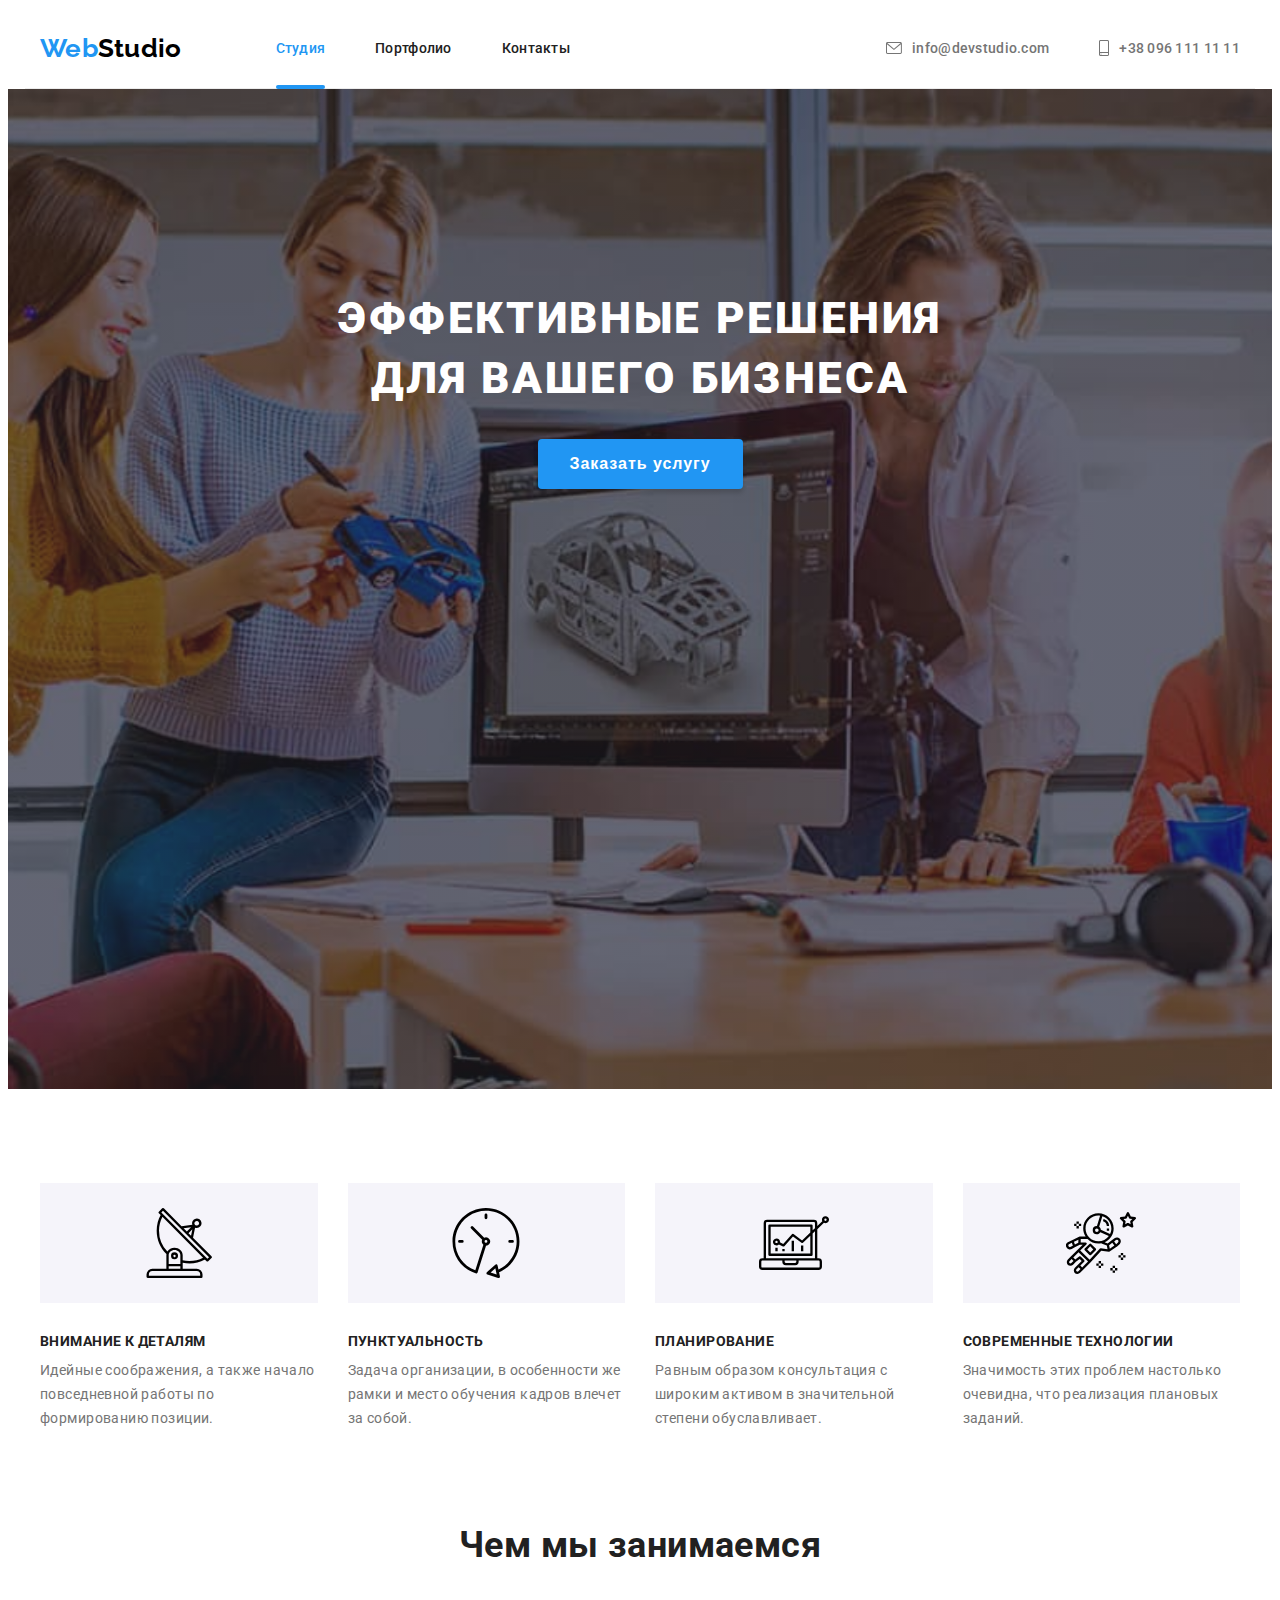
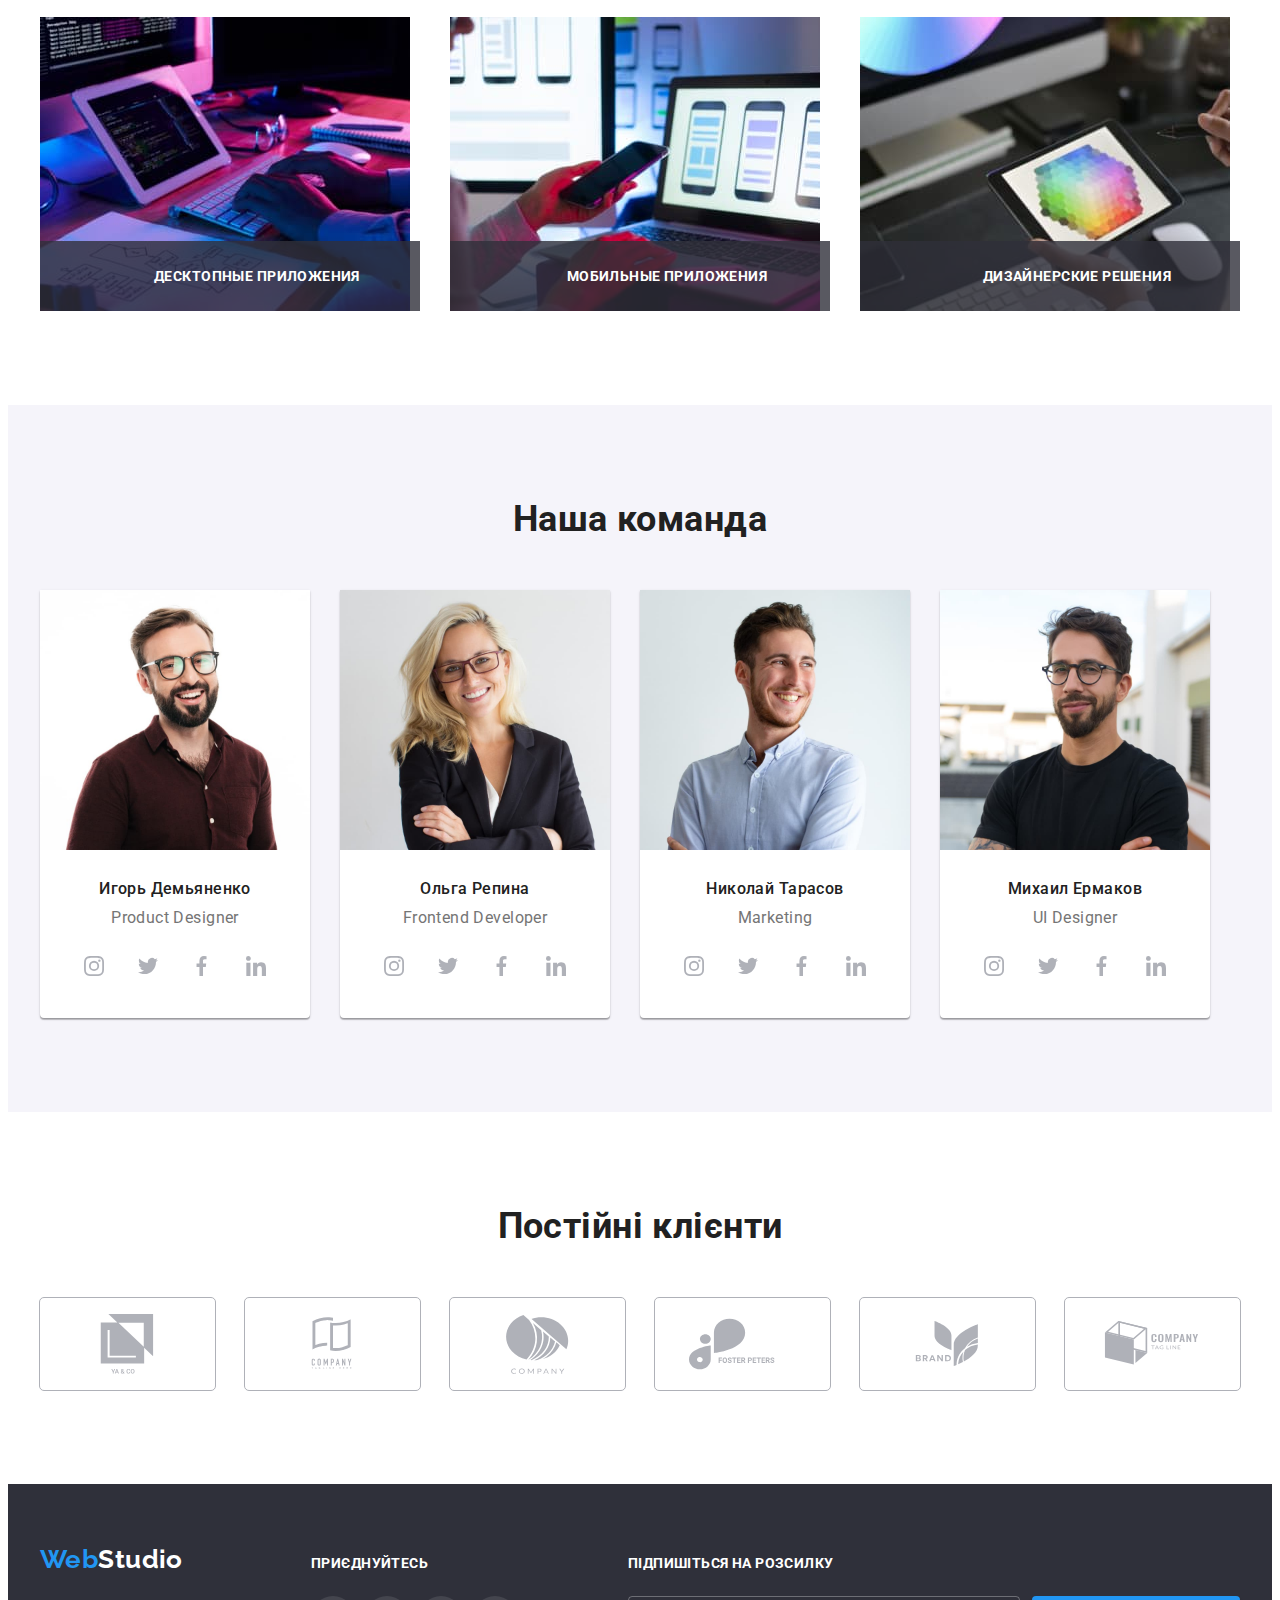
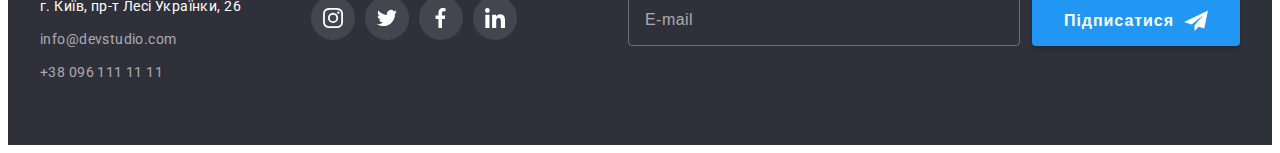
<file: index.html>
<!DOCTYPE html>

<html lang="ru">
 
<head>

<meta charset="utf-8"/>
<meta name="viewport" content="width=device-width, initial-scale=1.0"/>


<link rel="preconnect" href="https://fonts.googleapis.com">
<link rel="preconnect" href="https://fonts.gstatic.com" crossorigin>
<link href="https://fonts.googleapis.com/css2?family=Raleway:wght@700&family=Roboto:wght@400;500;700;900&family=Smooch&display=swap" rel="stylesheet">

<link rel="stylesheet" href="https://cdnjs.cloudflare.com/ajax/libs/modern-normalize/1.1.0/modern-normalize.min.css"
    integrity="sha512-wpPYUAdjBVSE4KJnH1VR1HeZfpl1ub8YT/NKx4PuQ5NmX2tKuGu6U/JRp5y+Y8XG2tV+wKQpNHVUX03MfMFn9Q=="
    crossorigin="anonymous" referrerpolicy="no-referrer" />

<link rel="stylesheet" href="./css/main.min.css"/>
<link rel="stylesheet" href="./css/styles.css"/>

<title>
    Главная 
</title>

</head>

    
<body>

<!-- BLOCK HEADER -->
    <header class="header">

        <div class="container header__container">
<!-- BLOCK NAV -->
            <nav class="nav">


<!-- BLOCK LOGO -->

                <a class="logo" href="./index.html" lang="en">
                Web<span class="logo__studio">Studio</span>
                </a>

<!-- ELEMENT NAV__LIST -->
                <ul class="nav__list">
                    <li>
                    <a class="nav__link nav__link--current" href="./index.html">Студия</a>
                    </li>

                    <li>
                    <a class="nav__link" href="./portfolio.html">Портфолио</a>
                    </li>

                    <li>
                    <a class="nav__link" href="">Контакты</a>
                    </li>
    
                </ul>
            </nav>

<!--ELEMENT NAV__LiST-->
            
                <ul class="nav__list">
                    
                    <li>
                       
                    
                    <a class="nav__link" href="mailto:info@devstudio.com">
                      
                        <svg class="nav__icon" width="16" height="12">
                            <use href="./images/icons.svg#icon-envelope-1">
                        
                            </use>
                        </svg>
                        info@devstudio.com
                    
                    </a>
                    
                    
                    </li>

                    <li>
                        
                        <a class="nav__link" href="tel:+380961111111">
                        <svg class="nav__icon" width="10" height="16">
                            <use href="./images/icons.svg#icon-smartphone-1">
                            </use>
                        </svg>
                        +38 096 111 11 11</a>
                       
                </li>
                </ul>
        </div>
    </header>

<!--Уникальный контент страницы -->
    <main>


<!--BLOCK HERO-->

        <section class="hero">


            <div class="container">
                    <h1 class="hero__title">
                        Эффективные решения для вашего бизнеса
                    </h1>

                <button class="button" type="button" data-modal-open>Заказать услугу</button>
                </div>
                </section> 

<!--advantages-->


        <section class="section advantages">
            <div class="container">

                <h2 class="visually-hidden"> Переваги </h2>

                <ul class="card-set">
                    <li class="advantages__item">
                        <div class="section__icon advantages__icon">
                            <svg width="70" height="70">
                             <use href="./images/icons.svg#icon-antenna-1">
                            </use>
                            </svg>
                        </div>
                        
                        
                        <h3 class="section__card-title advantages__title">
                            Внимание к деталям
                        </h3>
                        
                        Идейные соображения, а также начало повседневной работы по формированию позиции.
                        
                    </li>

                    <li class="advantages__item">
                        <div class="section__icon advantages__icon">
                        <svg width="70" height="70">
                            <use href="./images/icons.svg#icon-clock-1-1">
                            </use>
                        </svg>
                        </div>
                         <h3 class="section__card-title advantages__title">
                            Пунктуальность
                        </h3>
                   
                        Задача организации, в особенности же рамки и место обучения кадров влечет за собой.
                    
                    </li>

                    <li class="advantages__item">
                        <div class="section__icon advantages__icon">
                        <svg width="70" height="70">
                            <use href="./images/icons.svg#icon-diagram-1-1">
                        
                            </use>
                        </svg>
                        </div>
                        <h3 class="section__card-title advantages__title">
                            Планирование
                        </h3>
                
                        Равным образом консультация с широким активом в значительной степени обуславливает.
                        
                    </li>

                
                    <li class="advantages__item">
                        
                        <div class="section__icon advantages__icon">
                             <svg width="70" height="70">
                                 <use href="./images/icons.svg#icon-astronaut-1-1">

                                </use>
                            </svg>
                        </div>
                        <h3 class="section__card-title advantages__title">
                            Современные технологии
                        </h3>
                        
                          Значимость этих проблем настолько очевидна, что реализация плановых заданий.
                    
                    </li>
    
                </ul>
            </div>
            </section>

<!-- WHAT WE DO -->

        <section class="section what-we-do">
            <div class="container">
                <h2 class="section__title">
                    Чем мы занимаемся
                </h2>
                <ul class="card-set">
                    <li class="what-we-do__item">
                        
                        <img src="./images/image1-desktop-applications.jpg" alt="Десктопные приложения" width="370" />
                        <h3 class="section__card-title what-we-do__title">Десктопные приложения</h3>
                        
                    </li>
                    
                    <li class="what-we-do__item">

                        <img src="./images/image2-mobile-applications.jpg" alt="Мобильные приложения" width="370" />
                        <h3 class="section__card-title what-we-do__title">Мобильные приложения</h3>

                    </li>
                    
                    <li class="what-we-do__item">

                        <img src="./images/image3-design-solutions.jpg" alt="Дизайнерские решения" width="370" />                    
                        <h3 class=" section__card-title what-we-do__title">Дизайнерские решения</h3>
                    
                    </li>
                </ul>

            </div>
        </section>

                
            
<!-- Наша команда -->

<section class="section team"> 
<div class="container">    
            
                   <h2 class="section__title">
                    Наша команда
                    </h2>

               
               
    <ul class="card-set">


        <li class="section__item team__item">
                                
                            <img src="./images/image4-igordemyanenko.jpg" alt="Игорь Демьяненко" width="270" height="260">
                                
                            
        <div class="team__card-legend">
                                
                                <h3 class="team__name">Игорь Демьяненко</h3>
                                
                                <p class="team__role" lang="en">Product Designer</p>
        
                                <ul class="card-set social">
                                
                                    <li>
                                        <a class="section__icon social__icon" href="https://www.instagram.com/">
                                            <svg width="20" height="20">
                                                <use href="./images/icons.svg#icon-instagram-2">
                                                </use>
                                            </svg>
                                        </a>
                                    </li>
                                
                                    <li>
                                        <a class="section__icon social__icon" href="https://twitter.com/">
                                            <svg width="20" height="20">
                                                <use href="./images/icons.svg#icon-twitter-1-1">
                                                </use>
                                            </svg>
                                        </a>
                                    </li>
                                
                                    <li>
                                        <a class="section__icon social__icon" href="https://www.facebook.com/">
                                            <svg width="20" height="20">
                                                <use href="./images/icons.svg#icon-vector-facebook-1">
                                                </use>
                                            </svg>
                                        </a>
                                    </li>
                                    <li>
                                        <a class="section__icon social__icon" href="https://www.linkedin.com/">
                                            <svg width="20" height="20">
                                                <use href="./images/icons.svg#icon-linkedin-1-1">
                                                </use>
                                            </svg>
                                        </a>
                                    </li>
                                    </ul>
                                    </div>

                                
        </li>

        <li class="section__item team__item">
                                                        
                                <img src="./images/image5-olgarepina.jpg" alt="Ольга Репина" width="270" height="260">

                <div class="team__card-legend">
                                    <h3 class="team__name">Ольга Репина</h3>
                                <p class="team__role" lang="en">Frontend Developer</p>

                                <ul class="card-set social">
                                <li>
                                    <a class="section__icon social__icon" href="https://www.instagram.com/">
                                    <svg width="20" height="20">
                                        <use href="./images/icons.svg#icon-instagram-2">
                                        </use>
                                    </svg>
                                    </a>
                                 </li>
                                <li>
                                <a class="section__icon social__icon" href="https://twitter.com/">
                                    <svg width="20" height="20">
                                        <use href="./images/icons.svg#icon-twitter-1-1">
                                        </use>
                                    </svg>
                                     </a>
                                 </li>
                
                    <li>
                        <a class="section__icon social__icon" href="https://www.facebook.com/">
                            <svg width="20" height="20">
                                <use href="./images/icons.svg#icon-vector-facebook-1">
                                </use>
                            </svg>
                        </a>
                    </li>
                    <li>
                        <a class="section__icon social__icon" href="https://www.linkedin.com/">
                            <svg width="20" height="20">
                                <use href="./images/icons.svg#icon-linkedin-1-1">
                                </use>
                            </svg>
                        </a>
                    </li>
                </ul>

                </div>

                            
        </li>


        <li class="section__item team__item">
                                
                            <img src="./images/image6-nikolaytarasov.jpg" alt="Николай Тарасов" width="270" height="260">
            
            <div class="team__card-legend">
                            <h3 class="team__name">Николай Тарасов</h3>
                            <p class="team__role" lang="en">Marketing</p>  

    <ul class="card-set social">
        <li>
            <a class="section__icon social__icon" href="https://www.instagram.com/">
                <svg width="20" height="20">
                    <use href="./images/icons.svg#icon-instagram-2">
                    </use>
                </svg>
            </a>
        </li>
        <li>
            <a class="section__icon social__icon" href="https://twitter.com/">
                <svg width="20" height="20">
                    <use href="./images/icons.svg#icon-twitter-1-1">
                    </use>
                </svg>
            </a>
        </li>

        <li>
            <a class="section__icon social__icon" href="https://www.facebook.com/">
                <svg width="20" height="20">
                    <use href="./images/icons.svg#icon-vector-facebook-1">
                    </use>
                </svg>
            </a>
        </li>
        <li>
            <a class="section__icon social__icon" href="https://www.linkedin.com/">
                <svg width="20" height="20">
                    <use href="./images/icons.svg#icon-linkedin-1-1">
                    </use>
                </svg>
            </a>
        </li>
    </ul>
            </div>

        </li>


        <li class="section__item team__item">
                                    
                            <img src="./images/image7-mikhailyermakov.jpg" alt="Михаил Ермаков" width="270" height="260">
                    
        <div class="team__card-legend">
                                <h3 class="team__name">Михаил Ермаков</h3>
                                <p class="team__role" lang="en">UI Designer</p>

    <ul class="card-set social">
        <li>
            <a class="section__icon social__icon" href="https://www.instagram.com/">
                <svg width="20" height="20">
                    <use href="./images/icons.svg#icon-instagram-2">
                    </use>
                </svg>
            </a>
        </li>
        <li>
            <a class="section__icon social__icon" href="https://twitter.com/">
                <svg width="20" height="20">
                    <use href="./images/icons.svg#icon-twitter-1-1">
                    </use>
                </svg>
            </a>
        </li>

        <li>
            <a class="section__icon social__icon" href="https://www.facebook.com/">
                <svg width="20" height="20">
                    <use href="./images/icons.svg#icon-vector-facebook-1">
                    </use>
                </svg>
            </a>
        </li>
        <li>
            <a class="section__icon social__icon" href="https://www.linkedin.com/">
                <svg width="20" height="20">
                    <use href="./images/icons.svg#icon-linkedin-1-1">
                    </use>
                </svg>
            </a>
        </li>

                                </ul>
        </div>

        </li>

    
    </ul>
</div>  
</section>


       
<!-- OUR CLIENTS-->
<section class="section clients">

    <div class="container">

        <h2 class="section__title">
            Постійні клієнти
        </h2>



            <ul class="card-set">

                <li class="clients__item">

                        <a class="section__icon clients__icon" href="">
                            <svg width="106" height="60">
                                <use href="./images/icons.svg#icon-ya-co">
                                </use>
                            </svg>
                        </a>
                                     
                </li>
            
            <li class="clients__item">

<a class="section__icon clients__icon" href="">
    <svg width="106" height="60">
        <use href="./images/icons.svg#icon-company-2">
        </use>
    </svg>
</a>

            </li>

            <li class="clients__item">
    <a class="section__icon clients__icon" href="">
        <svg width="106" height="60">
            <use href="./images/icons.svg#icon-company-1">
            </use>
        </svg>
    </a>
                    
                </li>

            <li class="clients__item">
                <a class="section__icon clients__icon" href="">
                    <svg width="106" height="60">
                        <use href="./images/icons.svg#icon-foster-poster">
                        </use>
                    </svg>
                </a>
                
                
            </li>

            <li class="clients__item">
                
            <a class="section__icon clients__icon" href="">
                <svg width="106" height="60">
                    <use href="./images/icons.svg#icon-brand">
                    </use>
                </svg>
            </a>
            
            </li>

            <li class="clients__item">
            <a class="section__icon clients__icon" href="">
                <svg width="106" height="60">
                    <use href="./images/icons.svg#icon-tag-line">
                    </use>
                </svg>
             </a>
                
                
            </li>
        
        
        </ul>

    </div>

</section>


    </main>

<!--FOOTER-->

    <footer class="footer">
    
<div class="container footer__container">
    
    <!-- SECTION1 -->

        <div>

                <a class="logo footer__logo" href="" lang="en">
                 Web<span class="logo__studio-footer">Studio</span>
                </a>

            <address>

                <ul class="footer__address">
                    <li class="footer__item">
                        <a class="footer__location" href="https://goo.gl/maps/uR5vyPPweFNLkcyV9" target="_blank"
                        rel="noopener noreferrer">г. Київ, пр-т Лесі Українки, 26</a>
                    </li>
                    <li class="footer__item">
                        <a class="footer__email-phone" href="mailto:info@devstudio.com">info@devstudio.com</a>
                    </li>

                    <li class="footer__item">
                        <a class="footer__email-phone" href="tel:+380961111111">+38 096 111 11 11</a>
                    </li>
                </ul>

            </address>

        </div>


<!-- SECTION2 -->

         <div>
        <h3 class="footer__message">приєднуйтесь</h3>


<ul class="card-set social">
    <li>
        <a class="section__icon footer_icon" href="https://www.instagram.com/">
            <svg width="20" height="20">
                <use href="./images/icons.svg#icon-instagram-2">
                </use>
            </svg>
        </a>
    </li>
    <li>
        <a class="section__icon footer_icon" href="https://twitter.com/">
            <svg width="20" height="20">
                <use href="./images/icons.svg#icon-twitter-1-1">
                </use>
            </svg>
        </a>
    </li>

    <li>
        <a class="section__icon footer_icon" href="https://www.facebook.com/">
            <svg width="20" height="20">
                <use href="./images/icons.svg#icon-vector-facebook-1">
                </use>
            </svg>
        </a>
    </li>
    <li>
        <a class="section__icon footer_icon" href="https://www.linkedin.com/">
            <svg width="20" height="20">
                <use href="./images/icons.svg#icon-linkedin-1-1">
                </use>
            </svg>
        </a>
    </li>
</ul>



        </div>

    <!-- SECTION3 -->

<div class="footer__subscription">

    <strong class="footer__message">підпишіться на розсилку</strong>
    
    <form class="footer__form">

        <input class="footer__input" name="subscription" id="subscription" type="email" placeholder="E-mail">

        <button class="button" type="submit">
            <span class="button__text">Підписатися</span>
            <svg width="24" height="21">
                 <use href="./images/icons.svg#icon-send">
                </use>
            </svg>
        </button>
        
    </form>

</div>

</div>
    </footer>




<!--MODAL-->

    <div class="backdrop is-hidden" data-modal>

    <div class="modal">

        <button class="close-btn" data-modal-close>

            <svg width="11" height="11">
                <use href="./images/icons.svg#icon-modal-close">
                </use>
            </svg>
            
        </button>
        
        <strong class="modal__title">Залиште свої дані, ми вам передзвонимо</strong>
        <form name="modal-form" autocomplete="off" novalidate>
            
            <label class="modal__label" for="name">Ім'я</label>
            <div class="modal__item">
                <input class="modal__input" name="name" id="name" type="text">
                <svg class="modal__icon" width="18" height="18">
                    <use href="./images/icons.svg#icon-person-black">
                    </use>
                </svg>
            </div>
           

            <label class="modal__label" for="phone">Телефон</label>
            <div class="modal__item">                         
                <input class="modal__input" name="phone" id="phone" type="tel" >
                <svg class="modal__icon" width="18" height="18">
                    <use href="./images/icons.svg#icon-phone-black-18dp-1">
                    </use>
                </svg>
            </div>

            <label class="modal__label" for="email">Пошта</label>
            <div class="modal__item">
                                       
                <input class="modal__input" name="email" id="email" type="email">
                <svg class="modal__icon" width="18" height="18">
                    <use href="./images/icons.svg#icon-email-0108">
                    </use>
                </svg>              
            </div>


        <label for="modal__textarea" class="modal__label">Коментар</label>
        <div class="modal__item modal__item--comment-box">
            
            
            <textarea class="modal__textarea" name="modal__textarea" id="modal__textarea" placeholder="Введіть текст"></textarea>
        </div>



        <div class="modal__policy">
            
            
            <label class="modal__checkbox-label">

                <input class="modal__checkbox-input visually-hidden" type="checkbox">
                
                <span class="modal__checkbox">
                    
                </span>

                <span class="modal__policy-text">Погоджуюся з розсилкою та приймаю <a class="modal__policy-link" href="">Умови договору</a>
                </span>
                
            
            </label>
        </div>


            <button class="button" type="submit">
                <span>Відправити</span>
            </button>

        </form>


    </div>

    </div>

    <script src="./js/modal.js">

    </script>
 
</body>

</html>
</file>
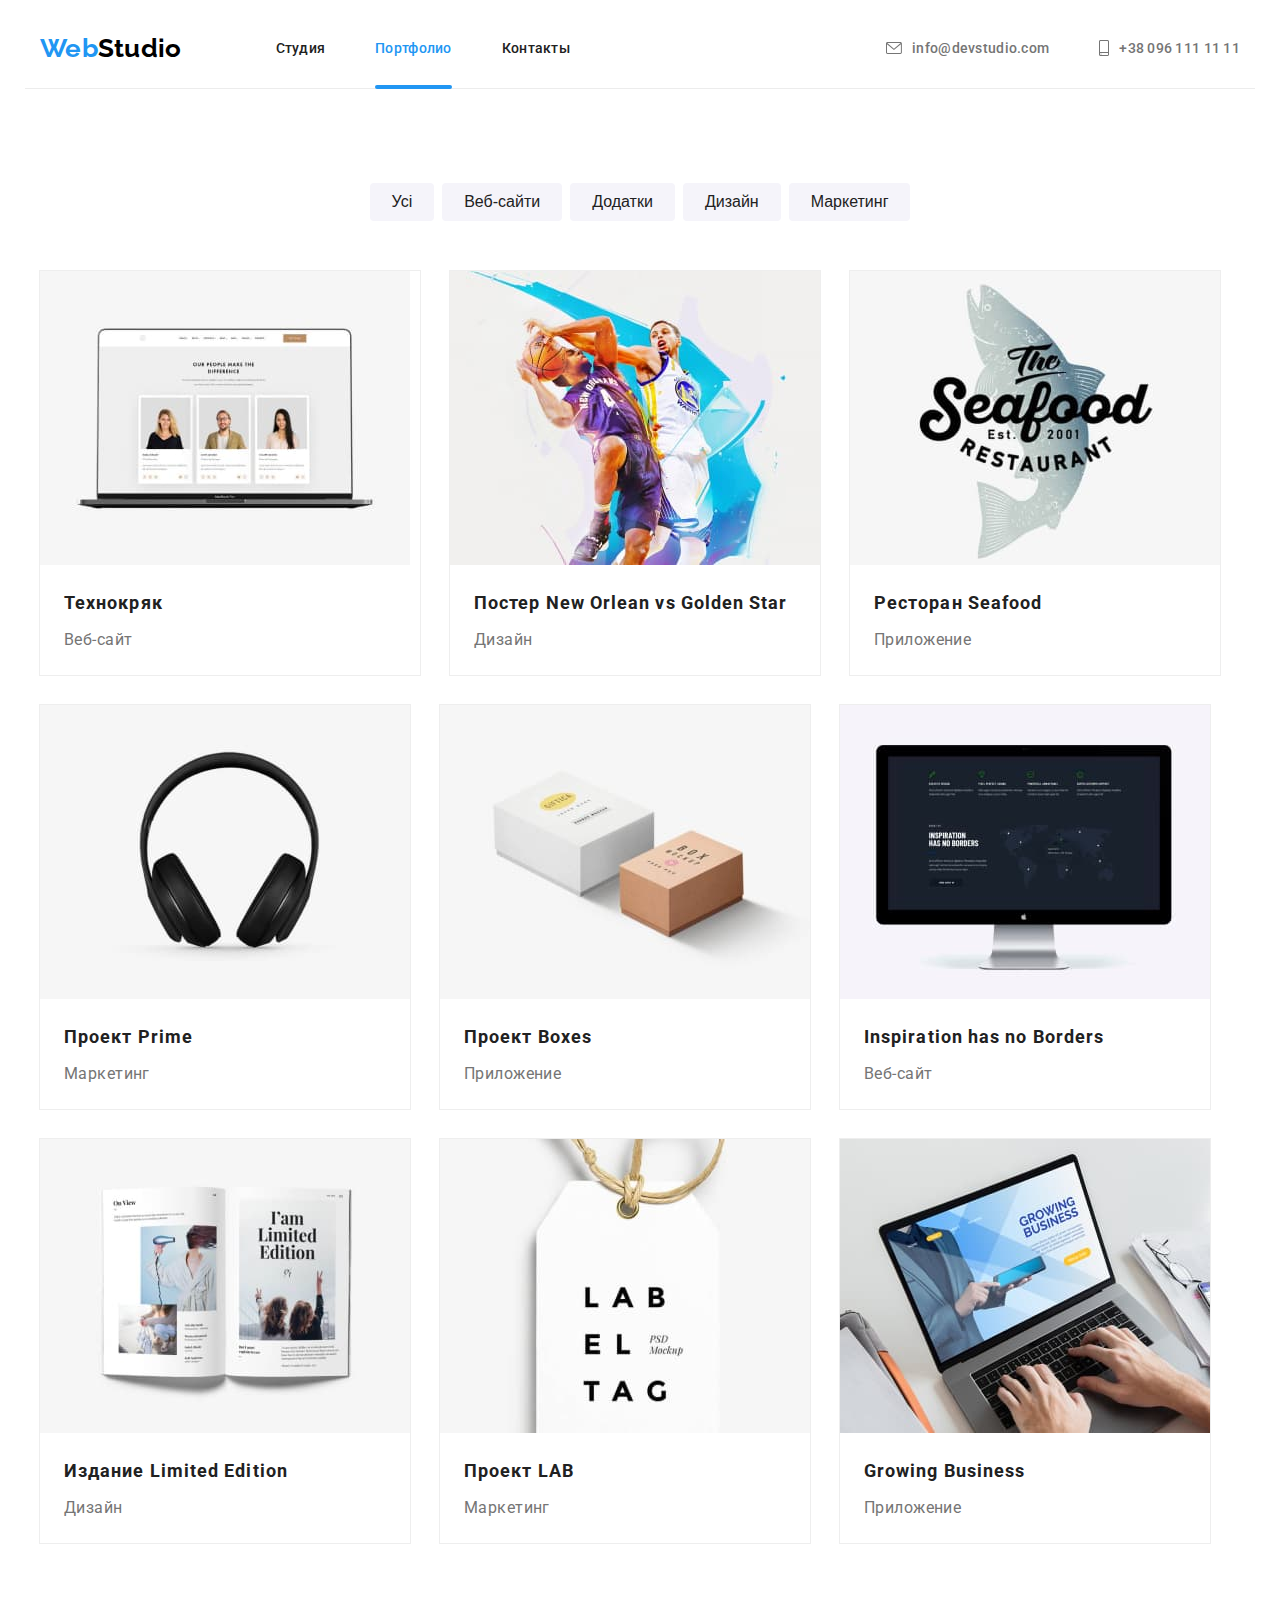
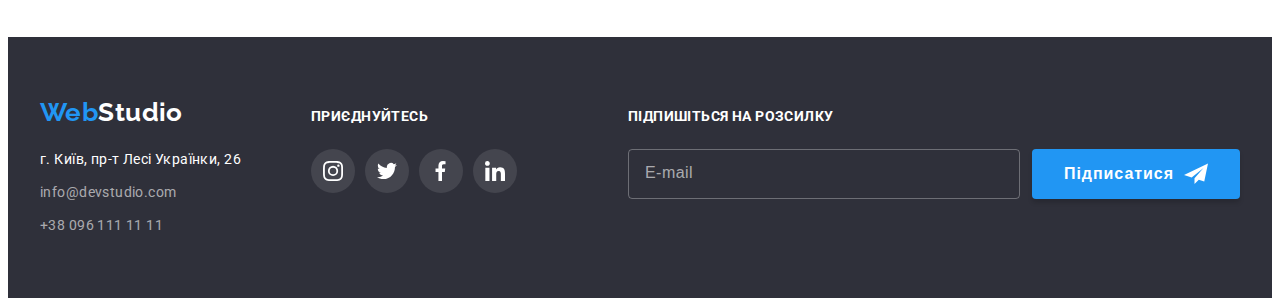
<file: portfolio.html>
<!DOCTYPE html>

<html lang="ru">
 
    <head>

<meta charset="utf-8"/>
<meta name="viewport" content="width=device-width, initial-scale=1.0"/>


<link rel="preconnect" href="https://fonts.googleapis.com">
<link rel="preconnect" href="https://fonts.gstatic.com" crossorigin>
<link href="https://fonts.googleapis.com/css2?family=Raleway:wght@700&family=Roboto:wght@400;500;700;900&family=Smooch&display=swap" rel="stylesheet">

<link rel="stylesheet" href="https://cdnjs.cloudflare.com/ajax/libs/modern-normalize/1.1.0/modern-normalize.min.css"
    integrity="sha512-wpPYUAdjBVSE4KJnH1VR1HeZfpl1ub8YT/NKx4PuQ5NmX2tKuGu6U/JRp5y+Y8XG2tV+wKQpNHVUX03MfMFn9Q=="
    crossorigin="anonymous" referrerpolicy="no-referrer" />

<link rel="stylesheet" href="./css/main.min.css" />
<link rel="stylesheet" href="./css/styles.css"/>

<title>
    Портфолио 
</title>

</head>

    <body>

<!-- Header -->
<header class="header">

    <div class="container header__container">
        <!-- BLOCK NAV -->
        <nav class="nav">


            <!-- BLOCK LOGO -->

            <a class="logo" href="./index.html" lang="en">
                Web<span class="logo__studio">Studio</span>
            </a>

            <!-- ELEMENT NAV__LIST -->
            <ul class="nav__list">
                <li>
                    <a class="nav__link" href="./index.html">Студия</a>
                </li>

                <li>
                    <a class="nav__link nav__link--current" href="./portfolio.html">Портфолио</a>
                </li>

                <li>
                    <a class="nav__link" href="">Контакты</a>
                </li>

            </ul>
        </nav>

        <!--ELEMENT NAV__LiST-->

        <ul class="nav__list">

            <li>


                <a class="nav__link" href="mailto:info@devstudio.com">

                    <svg class="nav__icon" width="16" height="12">
                        <use href="./images/icons.svg#icon-envelope-1">

                        </use>
                    </svg>
                    info@devstudio.com

                </a>


            </li>

            <li>

                <a class="nav__link" href="tel:+380961111111">
                    <svg class="nav__icon" width="10" height="16">
                        <use href="./images/icons.svg#icon-smartphone-1">
                        </use>
                    </svg>
                    +38 096 111 11 11</a>

            </li>
        </ul>
    </div>
</header>
        




        <main>
<!--Уникальный контент страницы -->
           
<section class="section">
    <div class="container">
    
    <h1 class="visually-hidden">
        Портфолио
    </h1>
    
<!-- Фильтр -->
    <ul class="card-set filter">
        <li>
            <button class="filter-button" type="button">
                Усі 
            </button>
        </li>

        <li>
            <button class="filter-button" type="button">
                Веб-сайти 
            </button>
        </li>

        <li>
            <button class="filter-button" type="button">
                Додатки   
            </button>
        </li>

        <li>
            <button class="filter-button" type="button">
                Дизайн  
            </button>
        </li>

        <li>
            <button class="filter-button" type="button">
                Маркетинг  
            </button>
        </li>
        
    </ul>


<!-- Cards -->
    <ul class="card-set portfolio">

        <li class="portfolio__item">

                       <a class="portfolio__link" href="">
                            <div class="portfolio__img">

                                <div class="portfolio__overlay">

                                    <p class="portfolio__overlay-text">
                                        Ресурс предлагает комплексные предложения с разным уровнем функционала и сервисов. Все это позволит
                                        посетителю получить исчерпывающие сведения о&nbsp;компании или частном лице.
                                    </p>
                                </div>
                    
                                    <img src="./images/image8-technokriak.jpg" alt="">
                            </div>

                                <div class="portfolio__card-legend">
                                    <h2 class="portfolio__card-title">
                                        Технокряк
                                    </h2>
                                         <p class="portfolio__card-subtitle">
                                            Веб-сайт
                                        </p>
                                </div>
           
                        </a>   

                        </li>

        <li class="section__card">

            <a class="portfolio__link" href="">

                <div class="portfolio__img">
                    <div class="portfolio__overlay">
                
                        <p class="portfolio__overlay-text">
                            Ресурс предлагает комплексные предложения с разным уровнем функционала и сервисов. Все это позволит
                            посетителю получить исчерпывающие сведения о&nbsp;компании или частном лице.
                        </p>
                    </div>

            <img src="./images/image9-neworleanvsgoldenstar.jpg" alt="">
            </div>

            <div class="portfolio__card-legend">

            <h2 class="portfolio__card-title">
                Постер New Orlean vs Golden Star
            </h2>
            <p class="portfolio__card-subtitle">
                Дизайн
            </p>
            </div>   
            </a>
        </li>
        
        <li class="section__card">
            <a class="portfolio__link" href="">

<div class="portfolio__img">

                <div class="portfolio__overlay">
                    <p class="portfolio__overlay-text">
                        Ресурс предлагает комплексные предложения с разным уровнем функционала и сервисов. Все это позволит
                        посетителю получить исчерпывающие сведения о&nbsp;компании или частном лице.
                     </p>
                </div>


            <img src="./images/image10-seafood.jpg" alt="">

</div>
            
            <div class="portfolio__card-legend">

            <h2 class="portfolio__card-title">
                Ресторан Seafood
            </h2>
            <p class="portfolio__card-subtitle">
                Приложение
            </p>
            </div>
        </a>
      
        </li>
        
        <li class="section__card">
            <a class="portfolio__link" href=""> 

<div class="portfolio__img">
                <div class="portfolio__overlay">

        <p class="portfolio__overlay-text">
            Ресурс предлагает комплексные предложения с разным уровнем функционала и сервисов. Все это позволит
            посетителю получить исчерпывающие сведения о&nbsp;компании или частном лице.
        </p>
                 </div>


            <img src="./images/image11-prime.jpg" alt="">
        </div>
            <div class="portfolio__card-legend">
            <h2 class="portfolio__card-title">
                Проект Prime
            </h2>
            <p class="portfolio__card-subtitle">
                Маркетинг
            </p>
            </div>
            </a>   
        </li>
        
        <li class="section__card">
            <a class="portfolio__link" href=""> 
                
                
<div class="portfolio__img">
    <div class="portfolio__overlay">

        <p class="portfolio__overlay-text">
            Ресурс предлагает комплексные предложения с разным уровнем функционала и сервисов. Все это позволит
            посетителю получить исчерпывающие сведения о&nbsp;компании или частном лице.
        </p>
    </div>

            <img src="./images/image12-boxes.jpg" alt="">
            </div>
            <div class="portfolio__card-legend">
            <h2 class="portfolio__card-title">
                Проект Boxes
            </h2>
            <p class="portfolio__card-subtitle">
                Приложение
            </p>
            </div>
            </a>   
        </li>
        
        <li class="portfolio-card">

            <a class="portfolio__link" href="">

                <div class="portfolio__img">
                    <div class="portfolio__overlay">
                
                        <p class="portfolio__overlay-text">
                            Ресурс предлагает комплексные предложения с разным уровнем функционала и сервисов. Все это позволит
                            посетителю получить исчерпывающие сведения о&nbsp;компании или частном лице.
                        </p>
                    </div>

            <img src="./images/image13-inspirationhasnoborders.jpg" alt="">
            </div>
            <div class="portfolio__card-legend">
            <h2 class="portfolio__card-title">
                Inspiration has no Borders
            </h2>
            <p class="portfolio__card-subtitle">
                Веб-сайт
            </p>
            </div>
           </a>   
        </li>
        
        <li class="section__card">
            <a class="portfolio__link" href="">

<div class="portfolio__img">
    <div class="portfolio__overlay">

        <p class="portfolio__overlay-text">
            Ресурс предлагает комплексные предложения с разным уровнем функционала и сервисов. Все это позволит
            посетителю получить исчерпывающие сведения о&nbsp;компании или частном лице.
        </p>
    </div>

            <img src="./images/image14-limitededition.jpg" alt="">
            </div>
            <div class="portfolio__card-legend">
            <h2 class="portfolio__card-title">
                Издание Limited Edition
            </h2>
            <p class="portfolio__card-subtitle">
                Дизайн
            </p>
            </div>
            </a>   
        </li>
        
        <li class="section__card">
            <a class="portfolio__link" href="">

<div class="portfolio__img">
    <div class="portfolio__overlay">

        <p class="portfolio__overlay-text">
            Ресурс предлагает комплексные предложения с разным уровнем функционала и сервисов. Все это позволит
            посетителю получить исчерпывающие сведения о&nbsp;компании или частном лице.
        </p>
    </div>

            <img src="./images/image15-lab.jpg" alt="">
            </div>
            <div class="portfolio__card-legend">
            <h2 class="portfolio__card-title">
                Проект LAB
            </h2>
            <p class="portfolio__card-subtitle">
                Маркетинг
            </p>
            </div>
            </a>   
        </li>
        
        <li class="section__card">
            <a class="portfolio__link" href="">

<div class="portfolio__img">
    <div class="portfolio__overlay">

        <p class="portfolio__overlay-text">
            Ресурс предлагает комплексные предложения с разным уровнем функционала и сервисов. Все это позволит
            посетителю получить исчерпывающие сведения о&nbsp;компании или частном лице.
        </p>
    </div>

            <img src="./images/image16-growingbusiness.jpg" alt="">
            </div>
            <div class="portfolio__card-legend"><h2 class="portfolio__card-title">
                Growing Business
            </h2>
            <p class="portfolio__card-subtitle">
                Приложение
            </p>
            </div>
            </a>   
        </li>
    </ul>
    </div>

</section>
            
        </main>

<!--FOOTER-->

<footer class="footer">

    <div class="container footer__container">

        <!-- SECTION1 -->

        <div>

            <a class="logo footer__logo" href="" lang="en">
                Web<span class="logo__studio-footer">Studio</span>
            </a>

            <address>

                <ul class="footer__address">
                    <li class="footer__item">
                        <a class="footer__location" href="https://goo.gl/maps/uR5vyPPweFNLkcyV9" target="_blank"
                            rel="noopener noreferrer">г. Київ, пр-т Лесі Українки, 26</a>
                    </li>
                    <li class="footer__item">
                        <a class="footer__email-phone" href="mailto:info@devstudio.com">info@devstudio.com</a>
                    </li>

                    <li class="footer__item">
                        <a class="footer__email-phone" href="tel:+380961111111">+38 096 111 11 11</a>
                    </li>
                </ul>

            </address>

        </div>


        <!-- SECTION2 -->

        <div>
            <h3 class="footer__message">приєднуйтесь</h3>


            <ul class="card-set social">
                <li>
                    <a class="section__icon footer_icon" href="https://www.instagram.com/">
                        <svg width="20" height="20">
                            <use href="./images/icons.svg#icon-instagram-2">
                            </use>
                        </svg>
                    </a>
                </li>
                <li>
                    <a class="section__icon footer_icon" href="https://twitter.com/">
                        <svg width="20" height="20">
                            <use href="./images/icons.svg#icon-twitter-1-1">
                            </use>
                        </svg>
                    </a>
                </li>

                <li>
                    <a class="section__icon footer_icon" href="https://www.facebook.com/">
                        <svg width="20" height="20">
                            <use href="./images/icons.svg#icon-vector-facebook-1">
                            </use>
                        </svg>
                    </a>
                </li>
                <li>
                    <a class="section__icon footer_icon" href="https://www.linkedin.com/">
                        <svg width="20" height="20">
                            <use href="./images/icons.svg#icon-linkedin-1-1">
                            </use>
                        </svg>
                    </a>
                </li>
            </ul>



        </div>

        <!-- SECTION3 -->

        <div class="footer__subscription">

            <strong class="footer__message">підпишіться на розсилку</strong>

            <form class="footer__form">

                <input class="footer__input" name="subscription" id="subscription" type="email" placeholder="E-mail">

                <button class="button" type="submit">
                    <span class="button__text">Підписатися</span>
                    <svg width="24" height="21">
                        <use href="./images/icons.svg#icon-send">
                        </use>
                    </svg>
                </button>

            </form>

        </div>

    </div>
</footer>



    </body>
</html>
</file>
<file: css/styles.css>
/* 
body {
        font-family: Roboto, sans-serif;
        font-style: normal;
        font-size: 14px;
        line-height: 1.71;
        letter-spacing: 0.03em;
        color: var(--secondary-text-color);
        background-color: var(--primary-background-color);
} */

/* h1,
h2,
h3,
p,
ul {
    margin: 0;
    padding: 0;

}

ul {
    list-style: none;
}

img {
    display: block;
    max-width: 100%;
    height: auto;
  
}

a {
    text-decoration: none;
    color: currentColor;
   
} */
/* 
.container {
width: 1200px;
margin-right: auto;
margin-left: auto;
padding-right: 15px;
padding-left:15px;
}  */

/* .visually-hidden {
    position: absolute;
    width: 1px;
    height: 1px;
    margin: -1px;
    border: 0;
    padding: 0;
    white-space: nowrap;
    clip-path: inset(100%);
    clip: rect(0 0 0 0);
    overflow: hidden;
} */


/* BLOCK HEADER */

/* 
.header {
background-color: var(--header-background-color);
font-weight: 500;
line-height: 1.14;
letter-spacing: 0.02em;
}


.header__container {
display: flex;
align-items:center;
border-bottom: 1px solid var(--header-border);
font-weight: 500;
letter-spacing: 0.02em;
line-height: calc(16/14);
} */

/* BLOCK NAV */

/* .nav {
    display: flex;
    gap: 94px;
    align-items: center;
    color: var(--primary-text-color);
} */

/* BLOCK LOGO */

/* 
.logo {
    display: inline-block;
    font-family: 'Raleway';
    font-weight: 700;
    font-size: 26px;
    line-height: 1.19;
    text-decoration: none;
    color: var(--primary-accent-color);

}

.logo__studio {
    color: #000000;
} */

/* ELEMENT NAV__LIST */
/* 
.nav__list {
    display: flex;
    gap: 50px;
    align-items: center;
    margin-left: auto;
}

.nav__link {
    position: relative;
    display: flex;
    align-items:center;
    padding-top:32px;
    padding-bottom: 32px;
    transition-property: color;
    transition-duration: var(--duration);
    transition-timing-function: var(--timing-fun);
}
  
.nav__link:hover,
.nav__link:focus, .nav__link--current {
    color: var(--primary-accent-color);
}


.nav__link--current::after {
    display: block;
    position: absolute;
        bottom: -1px;
    content: "";
    width: 100%;
    height: 4px;
    border-radius: 2px;
    background-color: var(--primary-accent-color);
}


.nav__icon {
    
    fill: currentColor;
    margin-right: 10px;
}
 */

/* BLOCK HERO */
/* 
.hero {
    padding-top: 200px;
    padding-bottom: 200px;
    max-width: 1600px;
    height: 600px;
    margin-left: auto;
    margin-right: auto;

    background-image: linear-gradient(to right,
                rgba(47,48,58,0.4),
                rgba(47,48,58,0.4)),
            url(../images/image17-index-overlay.jpg);
        background-repeat: no-repeat;
        background-size: cover;
        background-position: center;
          
    background-color: var(--footer-background-color);
}

.hero__title{
    max-width: 696px;
    margin-left:auto;
    margin-right:auto;
    margin-bottom: 30px;
font-weight: 900;
font-size: 44px;
line-height: 1.36;
letter-spacing: 0.06em;
text-align: center;
text-transform: uppercase;
color: var(--primary-background-color);

} */
/* 
.button {
    display: flex;
    min-width: 200px;
    padding: 10px 32px;
    margin-right: auto;
    margin-left: auto;  
    cursor: pointer;
    border-radius: 4px;
    border: none;
    justify-content: center;
    align-items: center;;
    
font-weight: 700;
font-size: 16px;
line-height: 1.87;
text-align: center;
letter-spacing: 0.06em;

box-shadow: 
0px 4px 4px rgba(0, 0, 0, 0.15);


color: var(--primary-background-color);
background-color: var(--primary-accent-color);
transition: background-color 250ms var(--timing-fun);
}

.button:hover,
.button:focus {
    background-color: var(--active-button);
} */

/* ADVANTAGES */

/* 
.section {
    padding-top: 94px;
    padding-bottom: 94px;
}

.card-set {
    display: flex;
    flex-wrap: wrap;
    gap: 30px;
    
}

.section__item-advantage {
flex-basis: calc((100% - 90px)/4);
         } 

                
.section__title {
    margin-bottom: 50px;
    text-align: center;
    font-weight: 700;
    font-size: 36px;
    line-height: 1.16;
    color: var(--primary-text-color);
    

}

.section__icon {
    display: flex;
    justify-content: center;
    align-items: center;
    
}

.section__icon--advantage {
    
    margin-bottom: 30px;
    padding-top: 25px;
    padding-bottom: 25px;
    background-color: var(--portfolio-button-background-color);
}

.section__card-title {
    font-size: 14px;
    line-height:calc(16/14);
    text-transform: uppercase;     
}

.section__card-title--advantages {
    
        margin-bottom: 10px;
        color: var(--primary-text-color);
    } */


/* WHAT WE DO */

/* 
.section--what-we-do {
    padding-top: 0;
    } */
/* 
.section__item-what-we-do {
    position: relative; */
    /* flex-basis: calc((100% - 60px) / 3); */
        /* }

 .section__item-what-we-do::after {
display: inline-block;
position: absolute;
 z-index: 1;
content: "";
width: 100%;
height: 23.8%;
 bottom: 0;
left: 0;
background-color: rgba(47, 48, 58, 0.8);
} */

/* 

.section__card-title {
    font-size: 14px;
    line-height: calc(16/14);
    text-transform: uppercase;
}

.section__card-title--what-we-do {
    
    width: 100%;
    position: absolute;
    bottom:0;
    left:0;
    z-index: 2;
    padding: 27px;
    text-align: center;
    color: var(--primary-background-color);
} */



/* OUR TEAM */
/* 
.team {
    background-color: var(--portfolio-button-background-color);
}
 */
/* 
.section__item--team {
    
    
    border-bottom-right-radius: 4px;
    border-bottom-left-radius: 4px;

    background-color: var(--primary-background-color);
    box-shadow:
        0 2px 1px 0 rgba(0, 0, 0, 0.2),
        0 1px 1px 0 rgba(0, 0, 0, 0.14),
        0 1px 3px 0 rgba(0, 0, 0, 0.12);

} */

/* 
 .section__card-legend-team {
     padding: 30px;
     line-height: 1.18;
     text-align: center;
 }



 .section__team-name {
     margin-bottom: 10px;
     font-size: 16px;
     font-weight: 500;
     color: var(--primary-text-color);

 }


 .section__team-role {
    font-size: 16px;
     margin-bottom: 16px;
 } */
/*  
.section__card-set--social {
     gap:10px;
    flex-basis: calc((100% - 30px) / 4);
    justify-content: center;
    align-items: center;
} */

/* 
.section__icon--social {
    width: 44px;
    height: 44px;
    color: var(--social-icon-color);
    border-radius: 50%;
    fill: currentColor;
    
    transition-property: color, background-color;
    transition-duration: var(--duration);
    transition-timing-function: var(--timing-fun);
    
    }

          .section__icon--social:hover,
          .section__icon--social:focus {
              color: var(--primary-background-color);
              background-color: var(--primary-accent-color);
    
          } */


/* OUR CLIENTS */
/* 
  .section__item-clients {
      flex-basis: calc((100% - 150px) / 6);
  }

.section__icon--clients {
    fill: currentColor;
    outline: 1px solid currentColor;
    border-radius: 4px;
    padding: 16px;
    color: var(--social-icon-color);
    transition-property: color, fill;
    transition-duration: var(--duration);
    transition-timing-function: var(--timing-fun);
}


.section__icon--clients:hover, 
.section__icon--clients:focus {
        color: var(--primary-accent-color);
}  */

/* FOOTER */
/* 
.footer {
    padding-top: 60px;
    padding-bottom:60px;
    background-color: var(--footer-background-color);
}

.footer__container {
display: flex;
flex-wrap: wrap;
gap: 70px;
align-items: baseline;
} 

.footer__logo {
    padding-bottom: 20px;
} */


/* 
.logo__studio-footer {
    color: var(--primary-background-color);
} */

/* 
.footer__message{
    display: block;
    margin-bottom: 20px;
    font-size: 14px;
    font-weight: 700;
    text-transform: uppercase;
        color: var(--primary-background-color);
} */
/* 
.section__icon--footer {
    width: 44px;
    height: 44px;
    color: var(--social-icon-color);
    border-radius: 50%;
    fill: currentColor;

    transition-property: color, background-color;
    transition-duration: var(--duration);
    transition-timing-function: var(--timing-fun);

   background-color:rgba(255, 255, 255, 0.1);
    color: var(--primary-background-color);
}

.section__icon--footer:hover,
.section__icon--footer:focus {
        background-color: var(--primary-accent-color);
    } */
/* 
.footer__address {   
    font-style:normal;
}


.footer__item:not(:last-child) {
    margin-bottom: 9px;
}


.footer__location{ 
color: var(--primary-background-color);

}

.footer__location:hover,
.footer__location:focus {
    color: var(--primary-accent-color)
} */
/* 
.footer__email-phone {
    color: var(--secondary-accent-color);
}

.footer__email-phone:hover,
.footer__email-phone:focus {
    color: var(--primary-accent-color);
}

.footer__subscription {
    margin-left:auto;
}


.footer__form {
    display: flex;
    gap: 12px;
    
}

.footer__input {
    width: 358px;
    padding: 16px;
    
    border: 1px solid rgba(255, 255, 255, 0.3);
        border-radius: 4px;
    background: transparent;
    color: var(--primary-background-color);
}

.footer__input::placeholder {
   
    font-size: 16px;
    line-height: calc(20/16);      
    letter-spacing: 0.03em;

    color: rgba(255, 255, 255, 0.6);
   
} */
/* 
.button__text {
    margin-right: 10px;
} */

/* PORTFOLIO */


/* PORTFOLIO-FILTER */
/* 
.section_card-set--filter {
    gap: 8px;
    justify-content: center;
    margin-bottom: 50px;
       }
       */
/* 
.portfolio-button {

    padding: 4px 20px;
    border-radius: 4px;
    border: 2px solid transparent;

    font-weight: 500;
    font-size: 16px;
    line-height: 1.62;
    
    color: var(--primary-text-color);
    background-color: var(--portfolio-button-background-color);

    transition-property: color, box-shadow, background-color;
    transition-duration: var(--duration);
    transition-timing-function: var(--timing-fun);
}

.portfolio-button:hover,
.portfolio-button:focus {
    color: var(--primary-background-color);
    background-color: var(--primary-accent-color);
    box-shadow:
        0 2px 2px 0 rgba(0, 0, 0, 0.12),
        0 1px 2px 0 rgba(0, 0, 0, 0.08),
        0 3px 1px 0 rgba(0, 0, 0, 0.1);
} */

/* CARD */

/* 
.section__card {
flex-basis: calc((100% - 60px) / 3);

    }


.section__link-portfolio {
    position: relative;
    display: flex;
    flex-direction: column;

    outline: 1px solid var(--outline);
        transition-property: box-shadow;
        transition-duration: var(--duration);
        transition-timing-function: var(--timing-fun);
}

.section__link-portfolio:hover,
.section__link-portfolio:focus {
    box-shadow:
        1px 4px 6px 0 rgba(0, 0, 0, 0.16),
        0 4px 4px 0 rgba(0, 0, 0, 0.06),
        0 1px 1px 0 rgba(0, 0, 0, 0.12);
}


.portfolio__img {
    position: relative;
    overflow: hidden;
 }

 .section__overlay-portfolio {
    position: absolute;
    bottom: 0;
    left: 0;

    display: flex;
    width: 100%;
    height: 100%;
    align-items: center;
    justify-content: center;
    
         
    font-weight: 400;
    font-size: 18px;
    line-height: 1.56;
    
    color: var(--primary-background-color);
    background-color: var(--overlay-background);
    opacity: 0;
    transform:translateY(100%);
    transition-property: opacity, transform;
    transition-duration: 250ms;
    transition-timing-function: var(--timing-fun);
    
 }

.section__link-portfolio:hover .portfolio__overlay,
.section__link-portfolio:focus .section__overlay-portfolio {
    opacity: 1;
    transform: translateY(0);

}

 .section__overlay-text {
   
    align-items: centre;
    max-width:322px;
      
 } 


 .section__card-legend-portfolio {
     padding: 20px 24px;
    
 }

 .section__card-title-portfolio {
     font-weight: 700;
     margin-bottom: 4px;
     font-size: 18px;
     line-height: 2;
     text-align: left;
     letter-spacing: 0.06em;
     
     color: var(--primary-text-color);
      }

 .section__card-subtitle-portfolio {
    font-size: 16px;
    font-weight:400px;
    line-height: calc(30/16);
 } */

 /* MODAL */
/* 
 .backdrop {
    position: fixed;
        top: 0;
        left: 0;
        width: 100%;
        height: 100%;
display: flex;
align-items: center;
justify-content: center;
z-index: 2;
 background-color: var(--backdrop-background);
 opacity:1;
transition: opacity 250ms linear, visibility 250ms linear;

}

 .backdrop.is-hidden {
visibility: hidden;
opacity: 0;
pointer-events:none; 

 } */
/* 
 .modal {
    
    position: relative;   
    width: 528px;
    height: 581px;
    padding: 40px;
    border-radius: 4px;

    
    box-shadow: 0px 1px 3px rgba(0, 0, 0, 0.12), 0px 1px 1px rgba(0, 0, 0, 0.14), 0px 2px 1px rgba(0, 0, 0, 0.2);
    background-color: var(--primary-background-color);
    opacity: 1.0;
    transform: scale(1);
    transition: opacity 250ms linear, transform 1000ms linear;
    visibility: visible;
 }

 .backdrop.is-hidden .modal {
    transform: translate(-50%, -50%) scale(1.5);
     } */

 /* .close-btn {
    position: absolute;
    top: 8px;
    right: 8px;
    width: 30px;
    height: 30px;
    cursor: pointer;
    display: flex;
    justify-content: center;
    align-items: center;
    
    border: 1px solid rgba(0, 0, 0, 0.1);
    border-radius: 50%;
    
    background-color: transparent;
    fill: black;

    transition: fill 250ms var(--timing-fun);
    
     }

.close-btn:hover,
.close-btn:focus {
    fill: var(--primary-accent-color);
} */
/*  
.modal__title {
        display: block;
        font-size: 20px;
        line-height: calc(23/20);
        text-align: center;
        letter-spacing: 0.03em;
        color: var(--primary-text-color);
        margin-bottom: 12px;

}


.modal__label {
    font-size: 12px;
    line-height: calc(14/12);
    display: block;
    margin-bottom: 4px;

}


.modal__item {
    position: relative;
    display: flex;
    flex-direction: column;
    width: 100%;
    margin-bottom: 10px;

}


.modal__input {
    border: 1px solid rgba(33, 33, 33, 0.2);
    border-radius: 4px;
    padding: 12px 42px;
    font-size: 16px;
    height: 40px;
    transition-property: border;
        transition-duration: var(--duration);
        transition-timing-function: var(--timing-fun);
    
}


.modal__input:hover,
.modal__input:focus {
border: 1px solid var(--primary-accent-color);
}


.modal__icon {
    position: absolute;
    top: 50%;
    transform: translateY(-50%);
    left: 12px;
    transition-property: fill;
        transition-duration: var(--duration);
        transition-timing-function: var(--timing-fun);
    
    }

    .modal__input:hover + .modal__icon,
    .modal__input:focus + .modal__icon {
        fill: var(--primary-accent-color);
            }

     
    .modal__item--comment-box {
        margin-bottom: 20px;
    }


.modal__textarea {
    height: 120px;
    resize: none;
    padding: 12px 16px;
    border: 1px solid rgba(33, 33, 33, 0.2);
    border-radius: 4px;
    transition-property: border;
    transition-duration: var(--duration);
    transition-timing-function: var(--timing-fun);
}


.modal__textarea:hover,
.modal__textarea:focus {
    border: 1px solid var(--primary-accent-color);
}

.modal__textarea::placeholder{
font-size: 12px;
    line-height: calc(14/12);
    letter-spacing: 0.01em;
    color: var(--placeholder);
}


.modal__policy {
    
    margin-bottom: 30px;
   
    font-size: 14px;
    line-height: calc(24/14);
    letter-spacing: 0.03em;
    
}

.modal__policy-link {
    text-underline-position: under;
        color: var(--primary-accent-color);
    }


    
    .modal__checkbox-label {
        display: flex;
        gap: 8px;
        justify-content: center;
        align-items: center;
        
    }

.modal__checkbox {
            
            width: 16px;
            height: 15px;
            background-color: transparent;
                       border: 2px solid 
                var(--footer-background-color);
            border-radius: 4px;
            transition-property: 
            background-color, border;
                transition-duration: 250ms;
                transition-timing-function: var(--timing-fun);
        }  */

 /* ACTIVE */

 /* .modal__checkbox-input:hover+.modal__checkbox,
 .modal__checkbox-input:focus+.modal__checkbox {
    
     border: 2px solid var(--primary-accent-color);
 } */

/* CHECKED */
    /* .modal__checkbox-input:checked + .modal__checkbox {
        background-color: var(--primary-accent-color);
        background-image: url(../images/40-checkbox-checked.svg);
        background-size: contain;
        background-position: center;
        background-repeat: no-repeat;
        border: 2px solid var(--primary-accent-color);
        } */
</file>
<file: css/main.min.css>
body{font-family:Roboto,sans-serif;font-style:normal;font-size:14px;line-height:1.71;letter-spacing:.03em;color:var(--secondary-text-color);background-color:var(--primary-background-color)}:root{--primary-text-color: #212121;--secondary-text-color: #757575;--primary-accent-color: #2196F3;--secondary-accent-color: rgba(255, 255, 255, 0.6);--tertiary-accent-color: #D9D9D9;--primary-background-color: #FFFFFF;--header-background-color: #FFFFFF;--footer-background-color: #2F303A;--filter-button-background-color: #F5F4FA;--outline: #EEEEEE;--social-icon-color: #AFB1B8;--duration: 250ms;--timing-fun: cubic-bezier(0.4, 0, 0.2, 1);--active-button: #188CE8;--header-border: #ECECEC;--backdrop-background: rgba(0, 0, 0, 0.8);--placeholder: rgba(117, 117, 117, 0.5);--overlay-background: rgba(33, 150, 243, 0.9)}h1,h2,h3,p,ul{margin:0;padding:0}ul{list-style:none}img{display:block;max-width:100%;height:auto}a{text-decoration:none;color:currentColor}.container{width:1200px;margin-right:auto;margin-left:auto;padding-right:15px;padding-left:15px}.section{padding-top:94px;padding-bottom:94px}.section__icon{display:-webkit-box;display:-ms-flexbox;display:flex;-webkit-box-pack:center;-ms-flex-pack:center;justify-content:center;-webkit-box-align:center;-ms-flex-align:center;align-items:center}.section__card-title{font-size:14px;line-height:1.1428571429;text-transform:uppercase}.section__title{margin-bottom:50px;text-align:center;font-weight:700;font-size:36px;line-height:1.16;color:var(--primary-text-color)}.visually-hidden{position:absolute;width:1px;height:1px;margin:-1px;border:0;padding:0;white-space:nowrap;-webkit-clip-path:inset(100%);clip-path:inset(100%);clip:rect(0 0 0 0);overflow:hidden}.header{background-color:var(--header-background-color);font-weight:500;line-height:1.14;letter-spacing:.02em}.header__container{display:-webkit-box;display:-ms-flexbox;display:flex;-webkit-box-align:center;-ms-flex-align:center;align-items:center;border-bottom:1px solid var(--header-border);font-weight:500;letter-spacing:.02em;line-height:1.1428571429}.nav{display:-webkit-box;display:-ms-flexbox;display:flex;gap:94px;-webkit-box-align:center;-ms-flex-align:center;align-items:center;color:var(--primary-text-color)}.nav__list{display:-webkit-box;display:-ms-flexbox;display:flex;gap:50px;-webkit-box-align:center;-ms-flex-align:center;align-items:center;margin-left:auto}.nav__link{position:relative;display:-webkit-box;display:-ms-flexbox;display:flex;-webkit-box-align:center;-ms-flex-align:center;align-items:center;padding-top:32px;padding-bottom:32px;-webkit-transition-property:color;transition-property:color;-webkit-transition-duration:var(--duration);transition-duration:var(--duration);-webkit-transition-timing-function:var(--timing-fun);transition-timing-function:var(--timing-fun)}.nav__link:hover,.nav__link:focus,.nav__link--current{color:var(--primary-accent-color)}.nav__link--current::after{display:block;position:absolute;bottom:-1px;content:"";width:100%;height:4px;border-radius:2px;background-color:var(--primary-accent-color)}.nav__icon{fill:currentColor;margin-right:10px}.logo{display:inline-block;font-family:"Raleway";font-weight:700;font-size:26px;line-height:1.19;text-decoration:none;color:var(--primary-accent-color)}.logo__studio{color:#000}.logo__studio-footer{color:var(--primary-background-color)}.button{display:-webkit-box;display:-ms-flexbox;display:flex;min-width:200px;padding:10px 32px;margin-right:auto;margin-left:auto;cursor:pointer;border-radius:4px;border:none;-webkit-box-pack:center;-ms-flex-pack:center;justify-content:center;-webkit-box-align:center;-ms-flex-align:center;align-items:center;font-weight:700;font-size:16px;line-height:1.87;text-align:center;letter-spacing:.06em;-webkit-box-shadow:0px 4px 4px rgba(0,0,0,.15);box-shadow:0px 4px 4px rgba(0,0,0,.15);color:var(--primary-background-color);background-color:var(--primary-accent-color);-webkit-transition:background-color 250ms var(--timing-fun);transition:background-color 250ms var(--timing-fun)}.button:hover,.button:focus{background-color:var(--active-button)}.button__text{margin-right:10px}.filter-button{padding:4px 20px;border-radius:4px;border:2px solid rgba(0,0,0,0);font-weight:500;font-size:16px;line-height:1.62;color:var(--primary-text-color);background-color:var(--filter-button-background-color);-webkit-transition-property:color,background-color,-webkit-box-shadow;transition-property:color,background-color,-webkit-box-shadow;transition-property:color,box-shadow,background-color;transition-property:color,box-shadow,background-color,-webkit-box-shadow;-webkit-transition-duration:var(--duration);transition-duration:var(--duration);-webkit-transition-timing-function:var(--timing-fun);transition-timing-function:var(--timing-fun)}.filter-button:hover,.filter-button:focus{color:var(--primary-background-color);background-color:var(--primary-accent-color);-webkit-box-shadow:0 2px 2px 0 rgba(0,0,0,.12),0 1px 2px 0 rgba(0,0,0,.08),0 3px 1px 0 rgba(0,0,0,.1);box-shadow:0 2px 2px 0 rgba(0,0,0,.12),0 1px 2px 0 rgba(0,0,0,.08),0 3px 1px 0 rgba(0,0,0,.1)}.close-btn{position:absolute;top:8px;right:8px;width:30px;height:30px;cursor:pointer;display:-webkit-box;display:-ms-flexbox;display:flex;-webkit-box-pack:center;-ms-flex-pack:center;justify-content:center;-webkit-box-align:center;-ms-flex-align:center;align-items:center;border:1px solid rgba(0,0,0,.1);border-radius:50%;background-color:rgba(0,0,0,0);fill:#000;-webkit-transition:fill 250ms var(--timing-fun);transition:fill 250ms var(--timing-fun)}.close-btn:hover,.close-btn:focus{fill:var(--primary-accent-color)}.card-set{display:-webkit-box;display:-ms-flexbox;display:flex;-ms-flex-wrap:wrap;flex-wrap:wrap;gap:30px}.footer{padding-top:60px;padding-bottom:60px;background-color:var(--footer-background-color)}.footer__container{display:-webkit-box;display:-ms-flexbox;display:flex;-ms-flex-wrap:wrap;flex-wrap:wrap;gap:70px;-webkit-box-align:baseline;-ms-flex-align:baseline;align-items:baseline}.footer__logo{padding-bottom:20px}.footer__message{display:block;margin-bottom:20px;font-size:14px;font-weight:700;text-transform:uppercase;color:var(--primary-background-color)}.footer__address{font-style:normal}.footer__item:not(:last-child){margin-bottom:9px}.footer__location{color:var(--primary-background-color)}.footer__location:hover,.footer__location:focus{color:var(--primary-accent-color)}.footer__email-phone{color:var(--secondary-accent-color)}.footer__email-phone:hover,.footer__email-phone:focus{color:var(--primary-accent-color)}.footer__subscription{margin-left:auto}.footer__form{display:-webkit-box;display:-ms-flexbox;display:flex;gap:12px}.footer__input{width:358px;padding:16px;border:1px solid rgba(255,255,255,.3);border-radius:4px;background:rgba(0,0,0,0);color:var(--primary-background-color)}.footer__input::-webkit-input-placeholder{font-size:16px;line-height:1.25;letter-spacing:.03em;color:rgba(255,255,255,.6)}.footer__input::-moz-placeholder{font-size:16px;line-height:1.25;letter-spacing:.03em;color:rgba(255,255,255,.6)}.footer__input:-ms-input-placeholder{font-size:16px;line-height:1.25;letter-spacing:.03em;color:rgba(255,255,255,.6)}.footer__input::-ms-input-placeholder{font-size:16px;line-height:1.25;letter-spacing:.03em;color:rgba(255,255,255,.6)}.footer__input::placeholder{font-size:16px;line-height:1.25;letter-spacing:.03em;color:rgba(255,255,255,.6)}.footer_icon{width:44px;height:44px;color:var(--social-icon-color);border-radius:50%;fill:currentColor;-webkit-transition-property:color,background-color;transition-property:color,background-color;-webkit-transition-duration:var(--duration);transition-duration:var(--duration);-webkit-transition-timing-function:var(--timing-fun);transition-timing-function:var(--timing-fun);background-color:rgba(255,255,255,.1);color:var(--primary-background-color)}.footer_icon:hover,.footer_icon:focus{background-color:var(--primary-accent-color)}.backdrop{position:fixed;top:0;left:0;width:100%;height:100%;display:-webkit-box;display:-ms-flexbox;display:flex;-webkit-box-align:center;-ms-flex-align:center;align-items:center;-webkit-box-pack:center;-ms-flex-pack:center;justify-content:center;z-index:2;background-color:var(--backdrop-background);opacity:1;-webkit-transition:opacity 250ms linear,visibility 250ms linear;transition:opacity 250ms linear,visibility 250ms linear}.backdrop.is-hidden{visibility:hidden;opacity:0;pointer-events:none}.modal{position:relative;width:528px;height:581px;padding:40px;border-radius:4px;-webkit-box-shadow:0px 1px 3px rgba(0,0,0,.12),0px 1px 1px rgba(0,0,0,.14),0px 2px 1px rgba(0,0,0,.2);box-shadow:0px 1px 3px rgba(0,0,0,.12),0px 1px 1px rgba(0,0,0,.14),0px 2px 1px rgba(0,0,0,.2);background-color:var(--primary-background-color);opacity:1;-webkit-transform:scale(1);transform:scale(1);-webkit-transition:opacity 250ms linear,-webkit-transform 1000ms linear;transition:opacity 250ms linear,-webkit-transform 1000ms linear;transition:opacity 250ms linear,transform 1000ms linear;transition:opacity 250ms linear,transform 1000ms linear,-webkit-transform 1000ms linear;visibility:visible}.backdrop.is-hidden .modal{-webkit-transform:translate(-50%, -50%) scale(1.5);transform:translate(-50%, -50%) scale(1.5)}.modal__title{display:block;font-size:20px;line-height:1.15;text-align:center;letter-spacing:.03em;color:var(--primary-text-color);margin-bottom:12px}.modal__label{font-size:12px;line-height:1.1666666667;display:block;margin-bottom:4px}.modal__item{position:relative;display:-webkit-box;display:-ms-flexbox;display:flex;-webkit-box-orient:vertical;-webkit-box-direction:normal;-ms-flex-direction:column;flex-direction:column;width:100%;margin-bottom:10px}.modal__input{border:1px solid rgba(33,33,33,.2);border-radius:4px;padding:12px 42px;font-size:16px;height:40px;-webkit-transition-property:border;transition-property:border;-webkit-transition-duration:var(--duration);transition-duration:var(--duration);-webkit-transition-timing-function:var(--timing-fun);transition-timing-function:var(--timing-fun)}.modal__input:hover,.modal__input:focus{border:1px solid var(--primary-accent-color)}.modal__icon{position:absolute;top:50%;-webkit-transform:translateY(-50%);transform:translateY(-50%);left:12px;-webkit-transition-property:fill;transition-property:fill;-webkit-transition-duration:var(--duration);transition-duration:var(--duration);-webkit-transition-timing-function:var(--timing-fun);transition-timing-function:var(--timing-fun)}.modal__input:hover+.modal__icon,.modal__input:focus+.modal__icon{fill:var(--primary-accent-color)}.modal__item--comment-box{margin-bottom:20px}.modal__textarea{height:120px;resize:none;padding:12px 16px;border:1px solid rgba(33,33,33,.2);border-radius:4px;-webkit-transition-property:border;transition-property:border;-webkit-transition-duration:var(--duration);transition-duration:var(--duration);-webkit-transition-timing-function:var(--timing-fun);transition-timing-function:var(--timing-fun)}.modal__textarea:hover,.modal__textarea:focus{border:1px solid var(--primary-accent-color)}.modal__textarea::-webkit-input-placeholder{font-size:12px;line-height:1.1666666667;letter-spacing:.01em;color:var(--placeholder)}.modal__textarea::-moz-placeholder{font-size:12px;line-height:1.1666666667;letter-spacing:.01em;color:var(--placeholder)}.modal__textarea:-ms-input-placeholder{font-size:12px;line-height:1.1666666667;letter-spacing:.01em;color:var(--placeholder)}.modal__textarea::-ms-input-placeholder{font-size:12px;line-height:1.1666666667;letter-spacing:.01em;color:var(--placeholder)}.modal__textarea::placeholder{font-size:12px;line-height:1.1666666667;letter-spacing:.01em;color:var(--placeholder)}.modal__policy{margin-bottom:30px;font-size:14px;line-height:1.7142857143;letter-spacing:.03em}.modal__policy-link{text-underline-position:under;color:var(--primary-accent-color)}.modal__checkbox-label{display:-webkit-box;display:-ms-flexbox;display:flex;gap:8px;-webkit-box-pack:center;-ms-flex-pack:center;justify-content:center;-webkit-box-align:center;-ms-flex-align:center;align-items:center}.modal__checkbox{width:16px;height:15px;background-color:rgba(0,0,0,0);border:2px solid var(--footer-background-color);border-radius:4px;-webkit-transition-property:background-color,border;transition-property:background-color,border;-webkit-transition-duration:250ms;transition-duration:250ms;-webkit-transition-timing-function:var(--timing-fun);transition-timing-function:var(--timing-fun)}.modal__checkbox-input:hover+.modal__checkbox,.modal__checkbox-input:focus+.modal__checkbox{border:2px solid var(--primary-accent-color)}.modal__checkbox-input:checked+.modal__checkbox{background-color:var(--primary-accent-color);background-image:url(../images/40-checkbox-checked.svg);background-size:contain;background-position:center;background-repeat:no-repeat;border:2px solid var(--primary-accent-color)}.social{gap:10px;-ms-flex-preferred-size:calc((100% - 30px)/4);flex-basis:calc((100% - 30px)/4);-webkit-box-pack:center;-ms-flex-pack:center;justify-content:center;-webkit-box-align:center;-ms-flex-align:center;align-items:center}.social__icon{width:44px;height:44px;color:var(--social-icon-color);border-radius:50%;fill:currentColor;-webkit-transition-property:color,background-color;transition-property:color,background-color;-webkit-transition-duration:var(--duration);transition-duration:var(--duration);-webkit-transition-timing-function:var(--timing-fun);transition-timing-function:var(--timing-fun)}.social__icon:hover,.social__icon:focus{color:var(--primary-background-color);background-color:var(--primary-accent-color)}.filter{gap:8px;-webkit-box-pack:center;-ms-flex-pack:center;justify-content:center;margin-bottom:50px}.hero{padding-top:200px;padding-bottom:200px;max-width:1600px;height:600px;margin-left:auto;margin-right:auto;background-image:-webkit-gradient(linear, left top, right top, from(rgba(47, 48, 58, 0.4)), to(rgba(47, 48, 58, 0.4))),url(../images/image17-index-overlay.jpg);background-image:linear-gradient(to right, rgba(47, 48, 58, 0.4), rgba(47, 48, 58, 0.4)),url(../images/image17-index-overlay.jpg);background-repeat:no-repeat;background-size:cover;background-position:center;background-color:var(--footer-background-color)}.hero__title{max-width:696px;margin-left:auto;margin-right:auto;margin-bottom:30px;font-weight:900;font-size:44px;line-height:1.36;letter-spacing:.06em;text-align:center;text-transform:uppercase;color:var(--primary-background-color)}.advantages__item{-ms-flex-preferred-size:calc((100% - 90px)/4);flex-basis:calc((100% - 90px)/4)}.advantages__icon{margin-bottom:30px;padding-top:25px;padding-bottom:25px;background-color:var(--filter-button-background-color)}.advantages__title{margin-bottom:10px;color:var(--primary-text-color)}.what-we-do{padding-top:0}.what-we-do__item{position:relative;-ms-flex-preferred-size:calc((100% - 60px)/3);flex-basis:calc((100% - 60px)/3)}.what-we-do__item::after{display:inline-block;position:absolute;z-index:1;content:"";width:100%;height:23.8%;bottom:0;left:0;background-color:rgba(47,48,58,.8)}.what-we-do__title{width:100%;position:absolute;bottom:0;left:0;z-index:2;padding:27px;text-align:center;color:var(--primary-background-color)}.team{background-color:var(--filter-button-background-color)}.team__item{border-bottom-right-radius:4px;border-bottom-left-radius:4px;background-color:var(--primary-background-color);-webkit-box-shadow:0 2px 1px 0 rgba(0,0,0,.2),0 1px 1px 0 rgba(0,0,0,.14),0 1px 3px 0 rgba(0,0,0,.12);box-shadow:0 2px 1px 0 rgba(0,0,0,.2),0 1px 1px 0 rgba(0,0,0,.14),0 1px 3px 0 rgba(0,0,0,.12)}.team__card-legend{padding:30px;line-height:1.18;text-align:center}.team__name{margin-bottom:10px;font-size:16px;font-weight:500;color:var(--primary-text-color)}.team__role{font-size:16px;margin-bottom:16px}.clients__item{-ms-flex-preferred-size:calc((100% - 150px)/6);flex-basis:calc((100% - 150px)/6)}.clients__icon{fill:currentColor;outline:1px solid currentColor;border-radius:4px;padding:16px;color:var(--social-icon-color);-webkit-transition-property:color,fill;transition-property:color,fill;-webkit-transition-duration:var(--duration);transition-duration:var(--duration);-webkit-transition-timing-function:var(--timing-fun);transition-timing-function:var(--timing-fun)}.clients__icon:hover,.clients__icon:focus{color:var(--primary-accent-color)}.portfolio__item{-ms-flex-preferred-size:calc((100% - 60px)/3);flex-basis:calc((100% - 60px)/3)}.portfolio__link{position:relative;display:-webkit-box;display:-ms-flexbox;display:flex;-webkit-box-orient:vertical;-webkit-box-direction:normal;-ms-flex-direction:column;flex-direction:column;outline:1px solid var(--outline);-webkit-transition-property:-webkit-box-shadow;transition-property:-webkit-box-shadow;transition-property:box-shadow;transition-property:box-shadow, -webkit-box-shadow;-webkit-transition-duration:var(--duration);transition-duration:var(--duration);-webkit-transition-timing-function:var(--timing-fun);transition-timing-function:var(--timing-fun)}.portfolio__link:hover,.portfolio__link:focus{-webkit-box-shadow:1px 4px 6px 0 rgba(0,0,0,.16),0 4px 4px 0 rgba(0,0,0,.06),0 1px 1px 0 rgba(0,0,0,.12);box-shadow:1px 4px 6px 0 rgba(0,0,0,.16),0 4px 4px 0 rgba(0,0,0,.06),0 1px 1px 0 rgba(0,0,0,.12)}.portfolio__img{position:relative;overflow:hidden}.portfolio__overlay{position:absolute;bottom:0;left:0;display:-webkit-box;display:-ms-flexbox;display:flex;width:100%;height:100%;-webkit-box-align:center;-ms-flex-align:center;align-items:center;-webkit-box-pack:center;-ms-flex-pack:center;justify-content:center;font-weight:400;font-size:18px;line-height:1.56;color:var(--primary-background-color);background-color:var(--overlay-background);opacity:0;-webkit-transform:translateY(100%);transform:translateY(100%);-webkit-transition-property:opacity,-webkit-transform;transition-property:opacity,-webkit-transform;transition-property:opacity,transform;transition-property:opacity,transform,-webkit-transform;-webkit-transition-duration:250ms;transition-duration:250ms;-webkit-transition-timing-function:var(--timing-fun);transition-timing-function:var(--timing-fun)}.portfolio__link:hover .portfolio__overlay,.portfolio__link:focus .portfolio__overlay{opacity:1;-webkit-transform:translateY(0);transform:translateY(0)}.portfolio__overlay-text{-webkit-box-align:centre;-ms-flex-align:centre;align-items:centre;max-width:322px}.portfolio__card-legend{padding:20px 24px}.portfolio__card-title{font-weight:700;margin-bottom:4px;font-size:18px;line-height:2;text-align:left;letter-spacing:.06em;color:var(--primary-text-color)}.portfolio__card-subtitle{font-size:16px;font-weight:400px;line-height:1.875}/*# sourceMappingURL=main.min.css.map */
</file>
